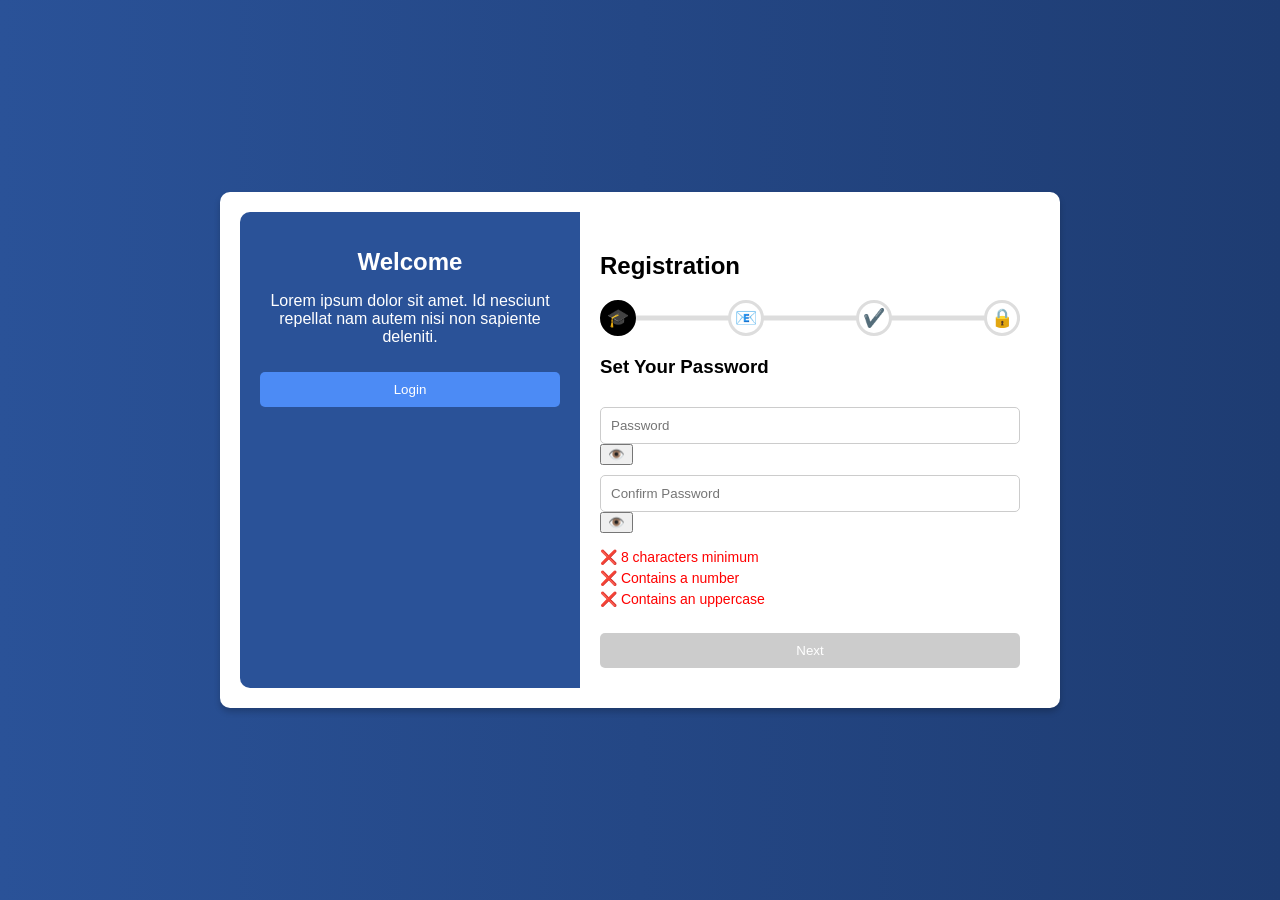
<file: src/LandingPage/landing-page.html>
<html lang="en">
<head>
    <meta charset="UTF-8">
    <meta name="viewport" content="width=device-width, initial-scale=1.0">
    <title>Registration</title>
    <link rel="stylesheet" href="styles.css">
    
</head>
<body>
    <div class="container">
        <div class="welcome-section">
            <h1>Welcome</h1>
            <p>Lorem ipsum dolor sit amet. Id nesciunt repellat nam autem nisi non sapiente deleniti.</p>
            <button class="btn" onclick="goToLogin()">Login</button>
        </div>
        <div class="registration-section">
            <h2>Registration</h2>
            <div class="progress-container">
                <div class="steps">
                    <span class="step active">🎓</span>
                    <span class="step">📧</span>
                    <span class="step">✔️</span>
                    <span class="step">🔒</span>
                </div>
                <div class="progress-bar">
                    <div class="progress" id="progress"></div>
                </div>
            </div>
            <h3>Set Your Password</h3>
            <div class="password-container">
                <input type="password" id="password" placeholder="Password" onkeyup="validatePassword()">
          
                <button type="button" onclick="togglePassword('password')">👁️</button>
            </div>
            <div class="password-container">
                <input type="password" id="confirm-password" placeholder="Confirm Password" onkeyup="validatePassword()">
                <button type="button" onclick="togglePassword('confirm-password')">👁️</button>
            </div>
            <ul>
                <li id="char-min" class="invalid">❌ 8 characters minimum</li>
                <li id="num" class="invalid">❌ Contains a number</li>
                <li id="uppercase" class="invalid">❌ Contains an uppercase</li>
            </ul>
            <button class="btn" id="nextBtn" onclick="nextStep()" disabled>Next</button>
        </div>
    </div>
 <script src="script.js"></script>
</body>
</html>
</file>
<file: src/LandingPage/styles.css>
body {
    font-family: Arial, sans-serif;
    display: flex;
    justify-content: center;
    align-items: center;
    height: 100vh;
    background: linear-gradient(to right, #2a5298, #1e3c72);
    color: white;
    margin: 0;
}

.container {
    display: flex;
    background: white;
    padding: 20px;
    border-radius: 10px;
    box-shadow: 0px 4px 6px rgba(0, 0, 0, 0.2);
    max-width: 800px;
    width: 100%;
}

.welcome-section {
    padding: 20px;
    background: #2a5298;
    border-radius: 10px 0 0 10px;
    text-align: center;
    width: 100%;
    max-width: 300px;
}

.welcome-section h1 {
    font-size: 24px;
}

.btn {
    background: #4c8bf5;
    border: none;
    padding: 10px;
    color: white;
    cursor: pointer;
    border-radius: 5px;
    width: 100%;
    margin-top: 10px;
}

.registration-section {
    padding: 20px;
    width: 100%;
    color: black;
}

.progress-container {
    display: flex;
    align-items: center;
    justify-content: center;
    margin: 20px 0;
    position: relative;
}

.progress-bar {
    position: absolute;
    width: 100%;
    height: 5px;
    background-color: #ddd;
    top: 50%;
    transform: translateY(-50%);
}

.progress {
    height: 100%;
    width: 0%;
    background-color: #000000;
    transition: width 0.4s ease;
}

.steps {
    display: flex;
    justify-content: space-between;
    width: 100%;
    
    position: relative;
    z-index: 1;
}

.steps span {
    width: 30px;
    height: 30px;
    background-color: #fff;
    border: 3px solid #ddd;
    border-radius: 50%;
    display: flex;
    align-items: center;
    justify-content: center;
    font-size: 18px;
    font-weight: bold;
    transition: all 0.3s ease;
}

.steps .active {
    border-color: #000000;
    background-color: #000000;
    color: white;
}

input {
    width: 100%;
    padding: 10px;
    margin-top: 10px;
    border: 1px solid #ccc;
    border-radius: 5px;
}

ul {
    list-style: none;
    padding: 0;
}

li {
    font-size: 14px;
    margin-top: 5px;
}

.invalid {
    color: red;
}

.valid {
    color: rgb(0, 0, 0);
}

button:disabled {
    background: #ccc;
    cursor: not-allowed;
}

@media (max-width: 768px) {
    .container {
        flex-direction: column;
        align-items: center;
    }

    .welcome-section {
        border-radius: 10px 10px 0 0;
        width: 100%;
        max-width: none;
    }

    .registration-section {
        width: 100%;
    }

    .steps span {
        width: 20px;
        height: 20px;
        font-size: 14px;
    }
}
</file>
